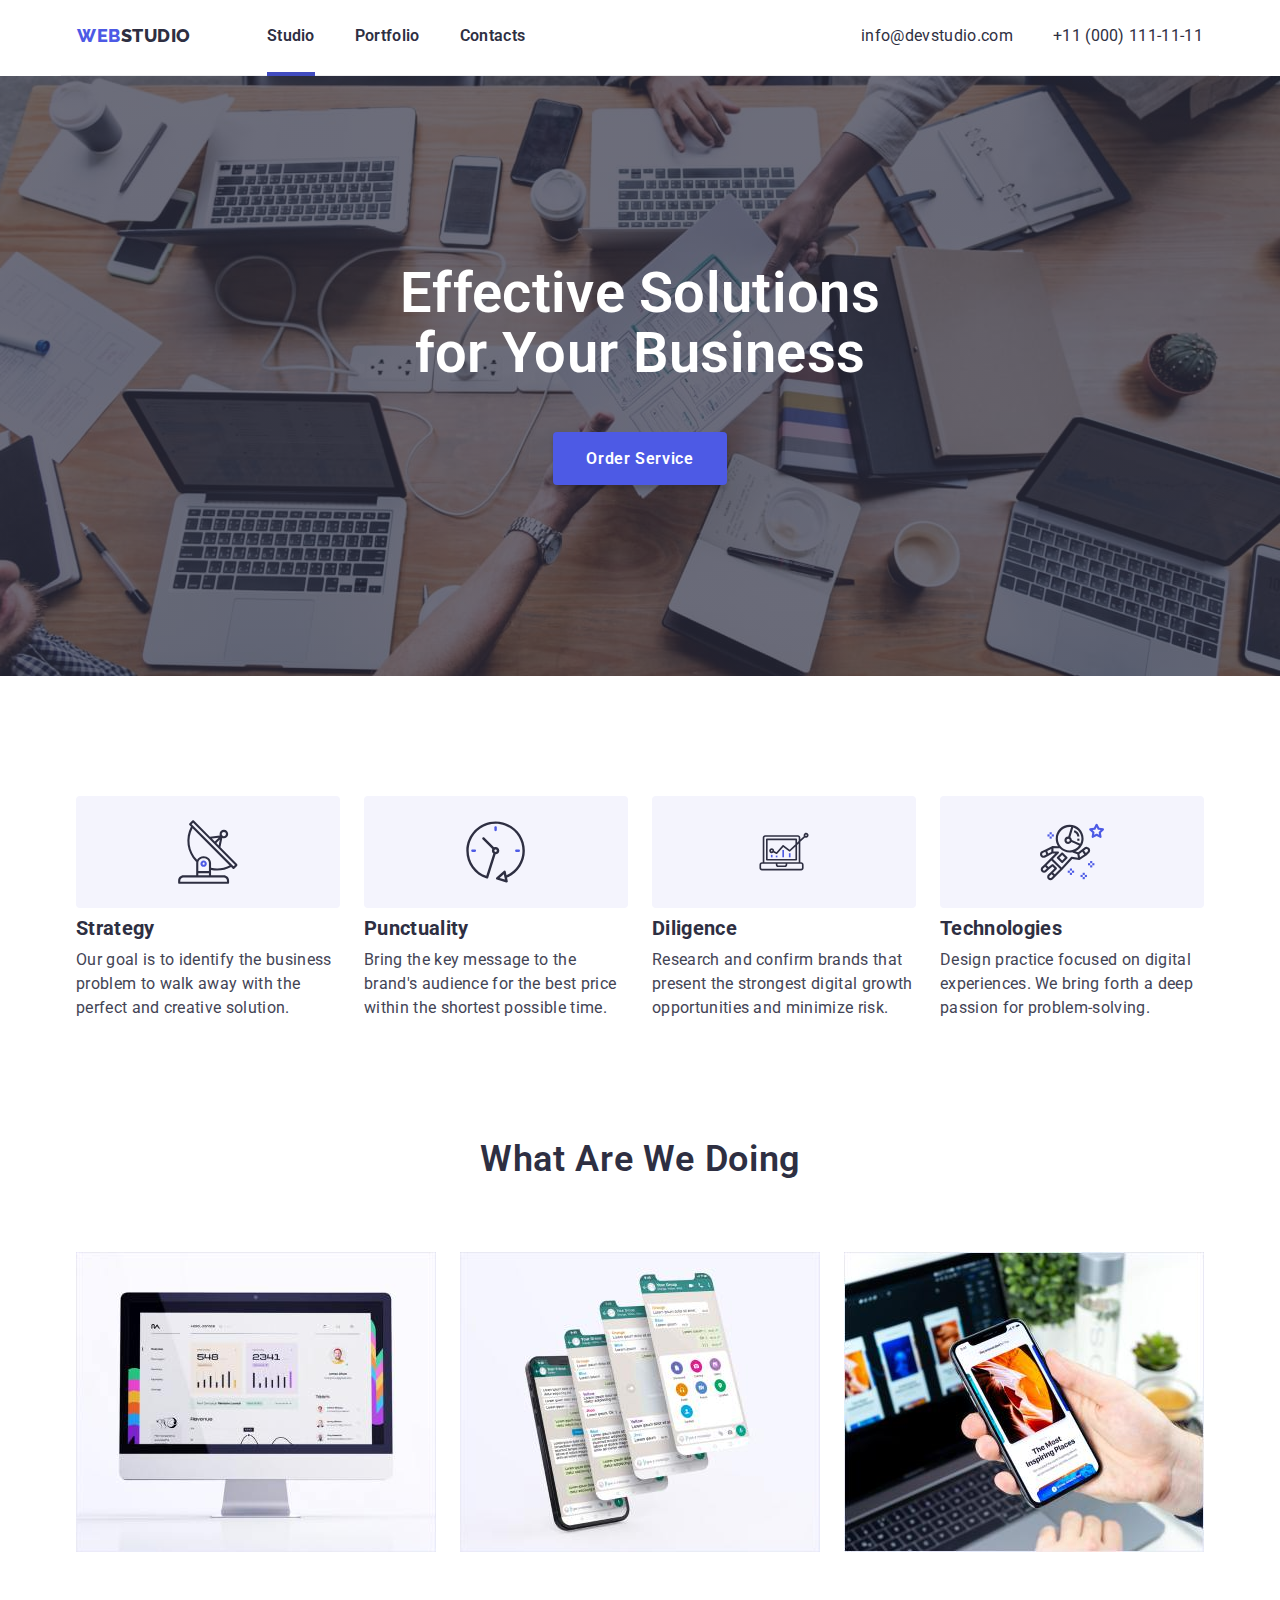
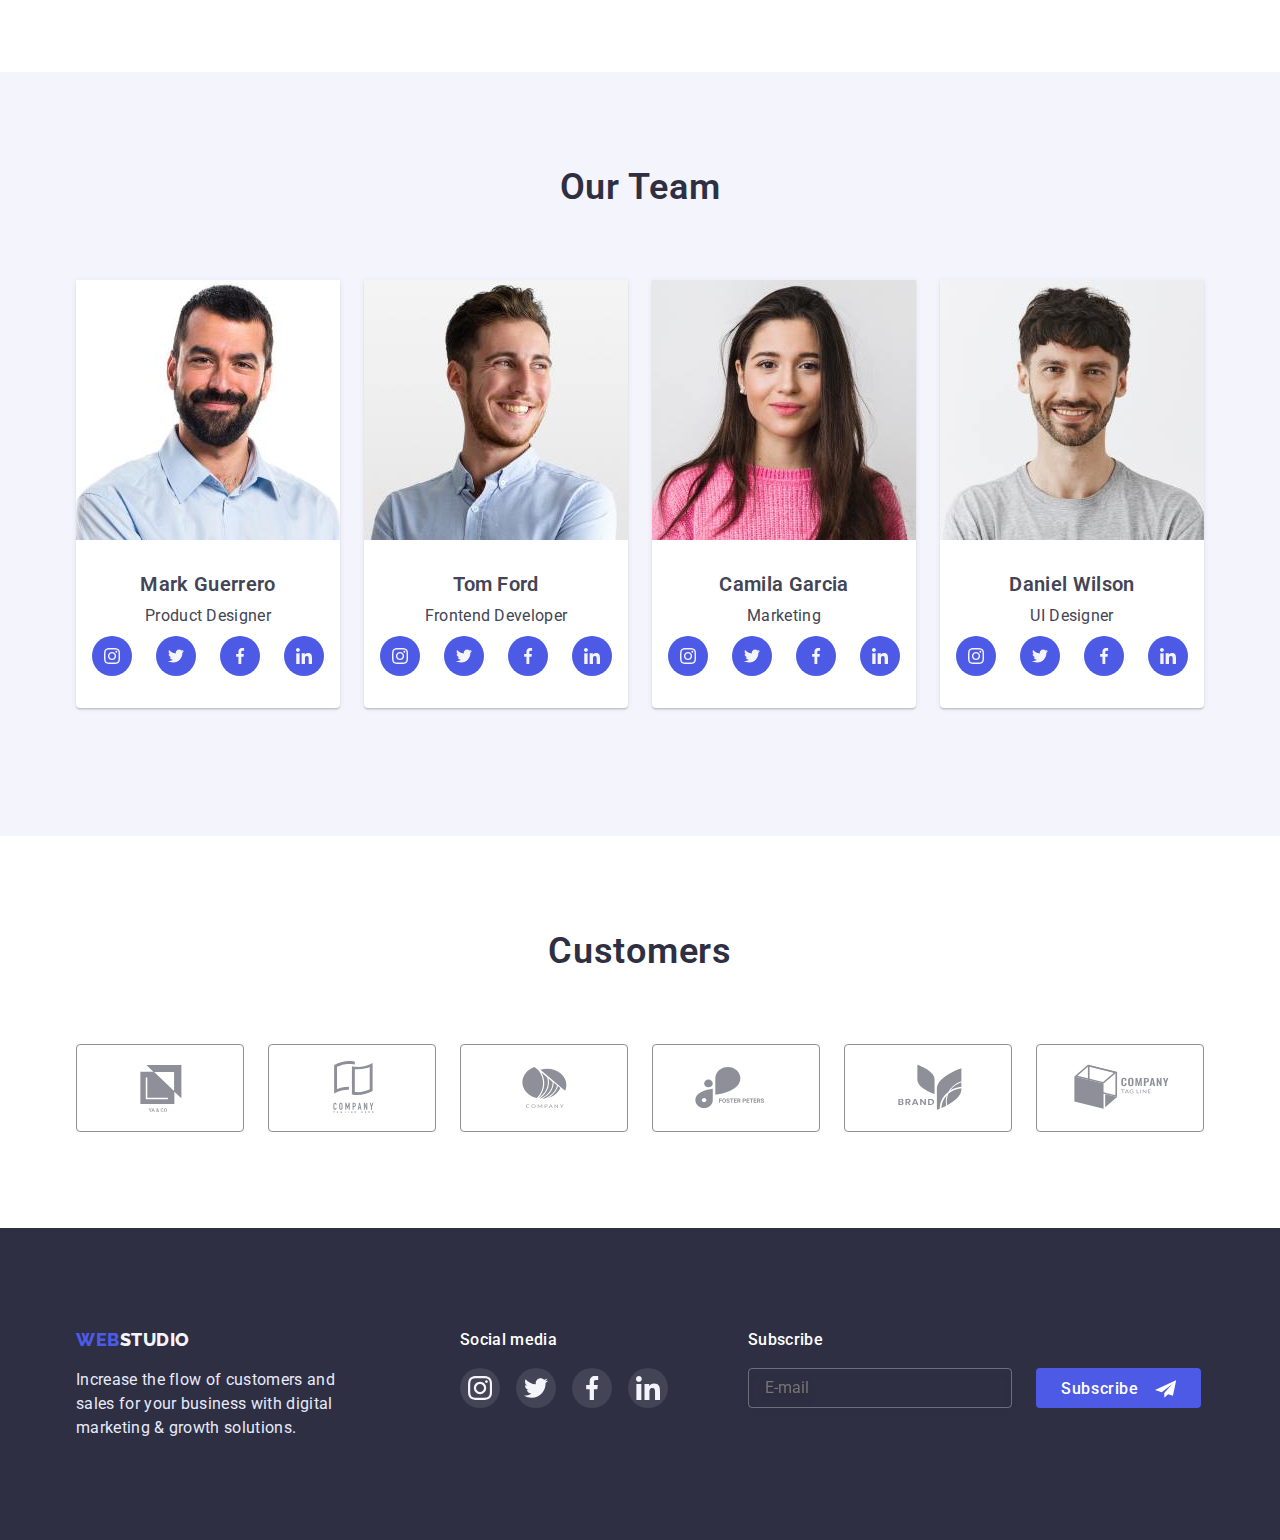
<file: index.html>
<!DOCTYPE html>
<html lang="en">
  <head>
    <meta charset="UTF-8" />
    <meta http-equiv="X-UA-Compatible" content="IE=edge" />
    <meta name="viewport" content="width=device-width, initial-scale=1.0" />
    <title>Web Studio</title>
    <link
      rel="stylesheet"
      href="https://cdnjs.cloudflare.com/ajax/libs/modern-normalize/1.1.0/modern-normalize.min.css"
    />
    <link rel="stylesheet" href="./css/styles.css" />
    <link rel="stylesheet" href="./css/styles-mobile.css" />
    <link rel="stylesheet" href="./css/styles-tablet.css" />
    <link rel="stylesheet" href="./css/styles-desktop.css" />
    <link rel="preconnect" href="https://fonts.googleapis.com" />
    <link rel="preconnect" href="https://fonts.gstatic.com" crossorigin />
    <link
      href="https://fonts.googleapis.com/css2?family=Raleway:wght@700&family=Roboto:wght@400;500;700;900&display=swap"
      rel="stylesheet"
    />
  </head>

  <body>
    <header>
      <div class="container header">
        <a href="./index.html" class="logo">
          <span class="logo-start">WEB</span>STUDIO</a
        >
        <nav class="main-nav">
            <ul class="site-nav list">
            <li class="item">
              <a class="link current" href="./index.html"> Studio</a>
            </li>
            <li class="item">
              <a class="link" href="./portfolio.html"> Portfolio</a>
            </li>
            <li class="item"><a class="link" href=""> Contacts </a></li>
          </ul>
        </nav>
        <ul class="contacts list">
          <li class="item">
            <a class="link email" href="mailto:info@devstudio.com">
              info@devstudio.com
            </a>
          </li>
          <li class="item">
            <a class="link" href="tel:+110001111111"> +11 (000) 111-11-11</a>
          </li>
        </ul>

        <button class="burger-button" type="button" data-menu-open >
          <svg height="22px" width="32px" class="burger-button-icon"> <use href="./images/icons.svg#burger-menu"></use> </svg> 
       </button>
      </div>

      <div class="mob-menu-wrap is-hidden" data-menu>
      <div class="mob-menu">
        <div class="mob-menu-top">
          <button class="close-button menu" type="button" data-menu-close>
            <svg heigth="8px" width="8px" class="close-button-icon"> <use href="./images/icons.svg#close"></use> </svg> 
         </button>
        <ul class="menu-items list">
          <li class="menu-item">
            <a class="menu-item-link link " href="./index.html"> Studio</a>
          </li>
          <li class="menu-item">
            <a class="menu-item-link link" href="./portfolio.html"> Portfolio</a>
          </li>
          <li class="menu-item">
            <a class="menu-item-link link" href=""> Contacts </a></li>
        </ul>
      </div>
      <div class="mob-menu-bottom"> 
        <ul class="menu-contacts list">
          <li class="contacts-phone">
            <a class="phone-link" href="tel:+110001111111">+11 (000) 111-11-11</a>
          </li>
          <li >
            <a class="contacts-email" href="mailto:info@devstudio.com">
              info@devstudio.com
            </a>
          </li>
          </ul>

          <ul class="list social-media-menu">
            <li class="social-media-item">
              <a href="" class="media-button">
                <svg width="16px" height="16px">
                  <use href="./images/icons.svg#icon-instagram"></use>
                </svg>
              </a>
            </li>
            <li class="social-media-item">
              <a href="" class="media-button">
                <svg width="16px" height="16px">
                  <use href="./images/icons.svg#icon-twitter"></use>
                </svg>
              </a>
            </li>
            <li class="social-media-item">
              <a href="" class="media-button">
                <svg width="16px" height="16px">
                  <use href="./images/icons.svg#icon-facebook"></use>
                </svg>
              </a>
            </li>
            <li class="social-media-item">
              <a href="" class="media-button">
                <svg width="16px" height="16px">
                  <use href="./images/icons.svg#icon-linkedin"></use>
                </svg>
              </a>
            </li>
          </ul>
</div>
      </div>
    </div>
    
    </header>

    <main>
      <!-- Hero -->
      <section class="hero"> 
        <div class="container">
          <h1 class="hero-title">Effective Solutions for Your Business</h1>
          <button class="button order primary" type="button" data-modal-open>
            Order Service
          </button>

          <div class="backdrop is-hidden" data-modal>
            <div class="modal">
              <form class="order-form">
                <button class="close-button"  data-modal-close>
                  <svg heigth="8px" width="8px" class="close-button-icon"> <use href="./images/icons.svg#close"></use> </svg> 
               </button>

                <p class="form-title">
                  Leave your contacts and we will call you back
                </p>

                <div class="form-field">
                  <label class="field-name">
                    Name
                    <input type="text" class="field-input name" name="name" placeholder=" "/>
                    <svg class="form-icon" height="18px" width="18px"> <use href="./images/icons.svg#person"></use> </svg> 
                    </label>
                </div>

                <div class="form-field">
                  <label class="field-name">
                    Phone
                    <input type="phone" class="field-input" name="phone" placeholder=" "/>
                    <svg class="form-icon" height="24px" width="18px"> <use href="./images/icons.svg#phone"></use> </svg> 
                   </label>
                </div>

                <div class="form-field">
                  <label class="field-name">
                    Email
                    <input type="email" class="field-input" name="email" placeholder=" " />
                    <svg class="form-icon" height="24px" width="18px"> <use href="./images/icons.svg#email"></use> </svg> 
                   </label>
                </div>

                <div class="form-field">
                  <label class="field-name">
                    Comment
                    <textarea
                      class="field-input comment"
                      name="comment"
                      placeholder="Text input"
                     >
                    </textarea>
                  </label>
                </div>

                <label class="terms-checkbox">
                  <input class="checkbox" type="checkbox" name="terms" />
                   <svg class="checkbox-icon"> <use href="./images/icons.svg#checkbox"></use> </svg> 

                  I accept the terms and conditions of the <a href="#" class="policy"> Privacy Policy </a>
                </label>

                <button type="submit" class="button send">Send</button>

              </form>
            </div>
          </div>
        </div>
      </section> 

      <!-- Features  -->
      <section class="features-section">
        <div class="container">
          <h2 class="visually-hidden">Features</h2>
          <ul class="list features">
            <li class="item">
              <div class="feature-img">
                <svg class="feature-icon" width="59.72px" height="64px">
                  <use href="./images/icons.svg#icon-antenna"></use>
                </svg>
              </div>
              <h3 class="feature-ttl">Strategy</h3>
              <p class="feature-txt">
                Our goal is to identify the business  problem to walk away with
                the perfect and creative solution.
              </p>
            </li>

            <li class="item">
              <div class="feature-img">
                <svg class="feature-icon" width="61.22px" height="64px">
                  <use href="./images/icons.svg#icon-clock"></use>
                </svg>
              </div>
              <h3 class="feature-ttl">Punctuality</h3>
              <p class="feature-txt">
                Bring the key message to the brand's audience for the best price
                within the shortest possible time.
              </p>
            </li>

            <li class="item">
              <div class="feature-img">
                <svg class="feature-icon" width="64px" height="49.09px">
                  <use href="./images/icons.svg#icon-diagram"></use>
                </svg>
              </div>
              <h3 class="feature-ttl">Diligence</h3>
              <p class="feature-txt">
                Research and confirm brands that present the strongest digital
                growth opportunities and minimize risk.
              </p>
            </li>

            <li class="item">
              <div class="feature-img">
                <svg class="feature-icon" width="64px" height="64px">
                  <use href="./images/icons.svg#icon-astronaut"></use>
                </svg>
              </div>
              <h3 class="feature-ttl">Technologies</h3>
              <p class="feature-txt">
                Design practice focused on digital experiences. We bring forth a
                deep passion for problem-solving.
              </p>
            </li>
          </ul>
        </div>
      </section>

      <!-- What are we doing -->
      <section class="category-section">
        <div class="container">
          <h2 class="section-ttl">What are we doing</h2>
          <ul class="category list">
            <li class="item">
              <a href="">
               <picture>
                <source srcset="./images/pic1.jpg 1x, ./images/pic1@2x.jpg 2x" type="image/jpeg" />
                <img
                  src="./images/pic1.jpg"
                  alt="desktop websites"
                  width="360"
                /> </picture>
              </a>
            </li>
            <li class="item">
              <a href="">
                <picture>
                  <source srcset="./images/pic2.jpg 1x, ./images/pic2@2x.jpg 2x" type="image/jpeg" />
                <img src="./images/pic2.jpg" alt="communication" width="360" />
              </picture>
              </a>
            </li>
            <li class="item">
              <a href="">
                <picture>
                  <source srcset="./images/pic3.jpg 1x, ./images/pic3@2x.jpg 2x" type="image/jpeg" />
                <img
                  src="./images/pic3.jpg"
                  alt="mobile websites"
                  width="360"
                />  </picture>
              </a>
            </li>
          </ul>
        </div>
      </section>

      <!-- Team -->
      <section class="team">
        <div class="container">
          <h2 class="section-ttl">Our Team</h2>
          <ul class="team-cards list centered">
            <li class="item">
              <img
                srcset="./images/guerrero.jpg 1x, ./images/guerrero@2x.jpg 2x"
                src="./images/guerrero.jpg"
                alt="photo of Mark Guerrero"
                width="264"
              />
              <div class="member-detail">
                <h3 class="card-title">Mark Guerrero</h3>
                <p class="card-category">Product Designer</p>
                <ul class="list social-media">
                  <li>
                    <a href="" class="media-button">
                      <svg width="16px" height="16px">
                        <use href="./images/icons.svg#icon-instagram"></use>
                      </svg>
                    </a>
                  </li>
                  <li>
                    <a href="" class="media-button">
                      <svg width="16px" height="16px">
                        <use href="./images/icons.svg#icon-twitter"></use>
                      </svg>
                    </a>
                  </li>
                  <li>
                    <a href="" class="media-button">
                      <svg width="16px" height="16px">
                        <use href="./images/icons.svg#icon-facebook"></use>
                      </svg>
                    </a>
                  </li>
                  <li>
                    <a href="" class="media-button">
                      <svg width="16px" height="16px">
                        <use href="./images/icons.svg#icon-linkedin"></use>
                      </svg>
                    </a>
                  </li>
                </ul>
              </div>
            </li>
            <li class="item">
              <img
                srcset="./images/ford.jpg 1x, ./images/ford@2x.jpg 2x"
                src="./images/ford.jpg"
                alt="photo of Tom Ford"
                width="264"
              />
              <div class="member-detail">
                <h3 class="card-title">Tom Ford</h3>
                <p class="card-category">Frontend Developer</p>
                <ul class="list social-media">
                  <li>
                    <a href="" class="media-button">
                      <svg width="16px" height="16px">
                        <use href="./images/icons.svg#icon-instagram"></use>
                      </svg>
                    </a>
                  </li>
                  <li>
                    <a href="" class="media-button">
                      <svg width="16px" height="16px">
                        <use href="./images/icons.svg#icon-twitter"></use>
                      </svg>
                    </a>
                  </li>
                  <li>
                    <a href="" class="media-button">
                      <svg width="16px" height="16px">
                        <use href="./images/icons.svg#icon-facebook"></use>
                      </svg>
                    </a>
                  </li>
                  <li>
                    <a href="" class="media-button">
                      <svg width="16px" height="16px">
                        <use href="./images/icons.svg#icon-linkedin"></use>
                      </svg>
                    </a>
                  </li>
                </ul>
              </div>
            </li>
            <li class="item">
              <img
                srcset="./images/garcia.jpg 1x, ./images/garcia@2x.jpg 2x"
                src="./images/garcia.jpg"
                alt="photo of Camila Garcia"
                width="264"
              />
              <div class="member-detail">
                <h3 class="card-title">Camila Garcia</h3>
                <p class="card-category">Marketing</p>
                <ul class="list social-media">
                  <li>
                    <a href="" class="media-button">
                      <svg width="16px" height="16px">
                        <use href="./images/icons.svg#icon-instagram"></use>
                      </svg>
                    </a>
                  </li>
                  <li>
                    <a href="" class="media-button">
                      <svg width="16px" height="16px">
                        <use href="./images/icons.svg#icon-twitter"></use>
                      </svg>
                    </a>
                  </li>
                  <li>
                    <a href="" class="media-button">
                      <svg width="16px" height="16px">
                        <use href="./images/icons.svg#icon-facebook"></use>
                      </svg>
                    </a>
                  </li>
                  <li>
                    <a href="" class="media-button">
                      <svg width="16px" height="16px">
                        <use href="./images/icons.svg#icon-linkedin"></use>
                      </svg>
                    </a>
                  </li>
                </ul>
              </div>
            </li>
            <li class="item">
              <img
                srcset="./images/wilson.jpg 1x, ./images/wilson@2x.jpg 2x"
                src="./images/wilson.jpg"
                alt="photo of Daniel Wilson"
                width="264"
              />
              <div class="member-detail">
                <h3 class="card-title">Daniel Wilson</h3>
                <p class="card-category">UI Designer</p>
                <ul class="list social-media">
                  <li>
                    <a href="" class="media-button">
                      <svg width="16px" height="16px">
                        <use href="./images/icons.svg#icon-instagram"></use>
                      </svg>
                    </a>
                  </li>
                  <li>
                    <a href="" class="media-button">
                      <svg width="16px" height="16px">
                        <use href="./images/icons.svg#icon-twitter"></use>
                      </svg>
                    </a>
                  </li>
                  <li>
                    <a href="" class="media-button">
                      <svg width="16px" height="16px">
                        <use href="./images/icons.svg#icon-facebook"></use>
                      </svg>
                    </a>
                  </li>
                  <li>
                    <a href="" class="media-button">
                      <svg width="16px" height="16px">
                        <use href="./images/icons.svg#icon-linkedin"></use>
                      </svg>
                    </a>
                  </li>
                </ul>
              </div>
            </li>
          </ul>
        </div>
      </section>
      
      <section class="customers">
        <div class="container">
          <h2 class="section-ttl">Customers</h2>
          <ul class="customers-list list">
            <li class="customer-item">
              <a href="" 
                ><svg width="104px" height="56px">
                  <use href="./images/icons.svg#icon-logo1"></use>
                </svg>
              </a>
            </li>
            <li class="customer-item">
              <a href="" >
                <svg width="104px" height="56px">
                  <use href="./images/icons.svg#icon-logo2"></use></svg>
                </a>
            </li>
            <li class="customer-item">
              <a href="" >
                <svg width="104px" height="56px">
                  <use href="./images/icons.svg#icon-logo3"></use></svg></a>
            </li>
            <li href="" class="customer-item">
              <a >
                <svg width="104px" height="56px">
                  <use href="./images/icons.svg#icon-logo4"></use></svg>
              </a>
            </li>
            <li class="customer-item">
              <a href="" >
                <svg width="104px" height="56px">
                  <use href="./images/icons.svg#icon-logo5"></use></svg>
              </a>
            </li>
            <li class="customer-item">
              <a href="" >
                <svg width="104px" height="56px">
                  <use href="./images/icons.svg#icon-logo6"></use></svg>
              </a>
            </li>
          </ul>
        </div>
      </section>
    </main>

  
    <footer class="page-footer">
      <div class="container footer-block">
        <div class="footer-txt">
          <a href="./index.html" class="logo logo-bottom">
            <span class="logo-start">WEB</span>STUDIO</a
          >

          <p class="footer-text">
            Increase the flow of customers and sales for your business with
            digital marketing & growth solutions.
          </p>
        </div>
        <div class="footer-media">
          <h2>Social media</h2>
          <ul class="list footer-icons">
            <li>
              <a href="" class="media-button-f">
                <svg width="24px" height="24px">
                  <use href="./images/icons.svg#icon-instagram"></use>
                </svg>
              </a>
            </li>
            <li>
              <a href="" class="media-button-f">
                <svg width="24px" height="24px">
                  <use href="./images/icons.svg#icon-twitter"></use>
                </svg>
              </a>
            </li>
            <li>
              <a href="" class="media-button-f">
                <svg width="24px" height="24px">
                  <use href="./images/icons.svg#icon-facebook"></use>
                </svg>
              </a>
            </li>
            <li>
              <a href="" class="media-button-f">
                <svg width="24px" height="24px">
                  <use href="./images/icons.svg#icon-linkedin"></use>
                </svg>
              </a>
            </li>
          </ul>
        </div>
        <div class="subscription">
          <h2 class="subscribe-title">Subscribe</h2>
          <form class="subscribe-form">
            <label class="email-box-wrap">
              <input
                type="email"
                class="email-box"
                name="email"
                placeholder="E-mail"
              />
            </label>
            <button type="submit" class="button subscribe">
              Subscribe<svg width="24px" height="24px" class="subsc-svg">
                <use href="./images/icons.svg#plane"></use>
              </svg>
            </button>
          </form>
        </div>
      </div>
    </footer>
    <script src="./js/modal.js"></script>
    <script src="./js/mobile-menu.js"></script>
  </body>
</html>
</file>
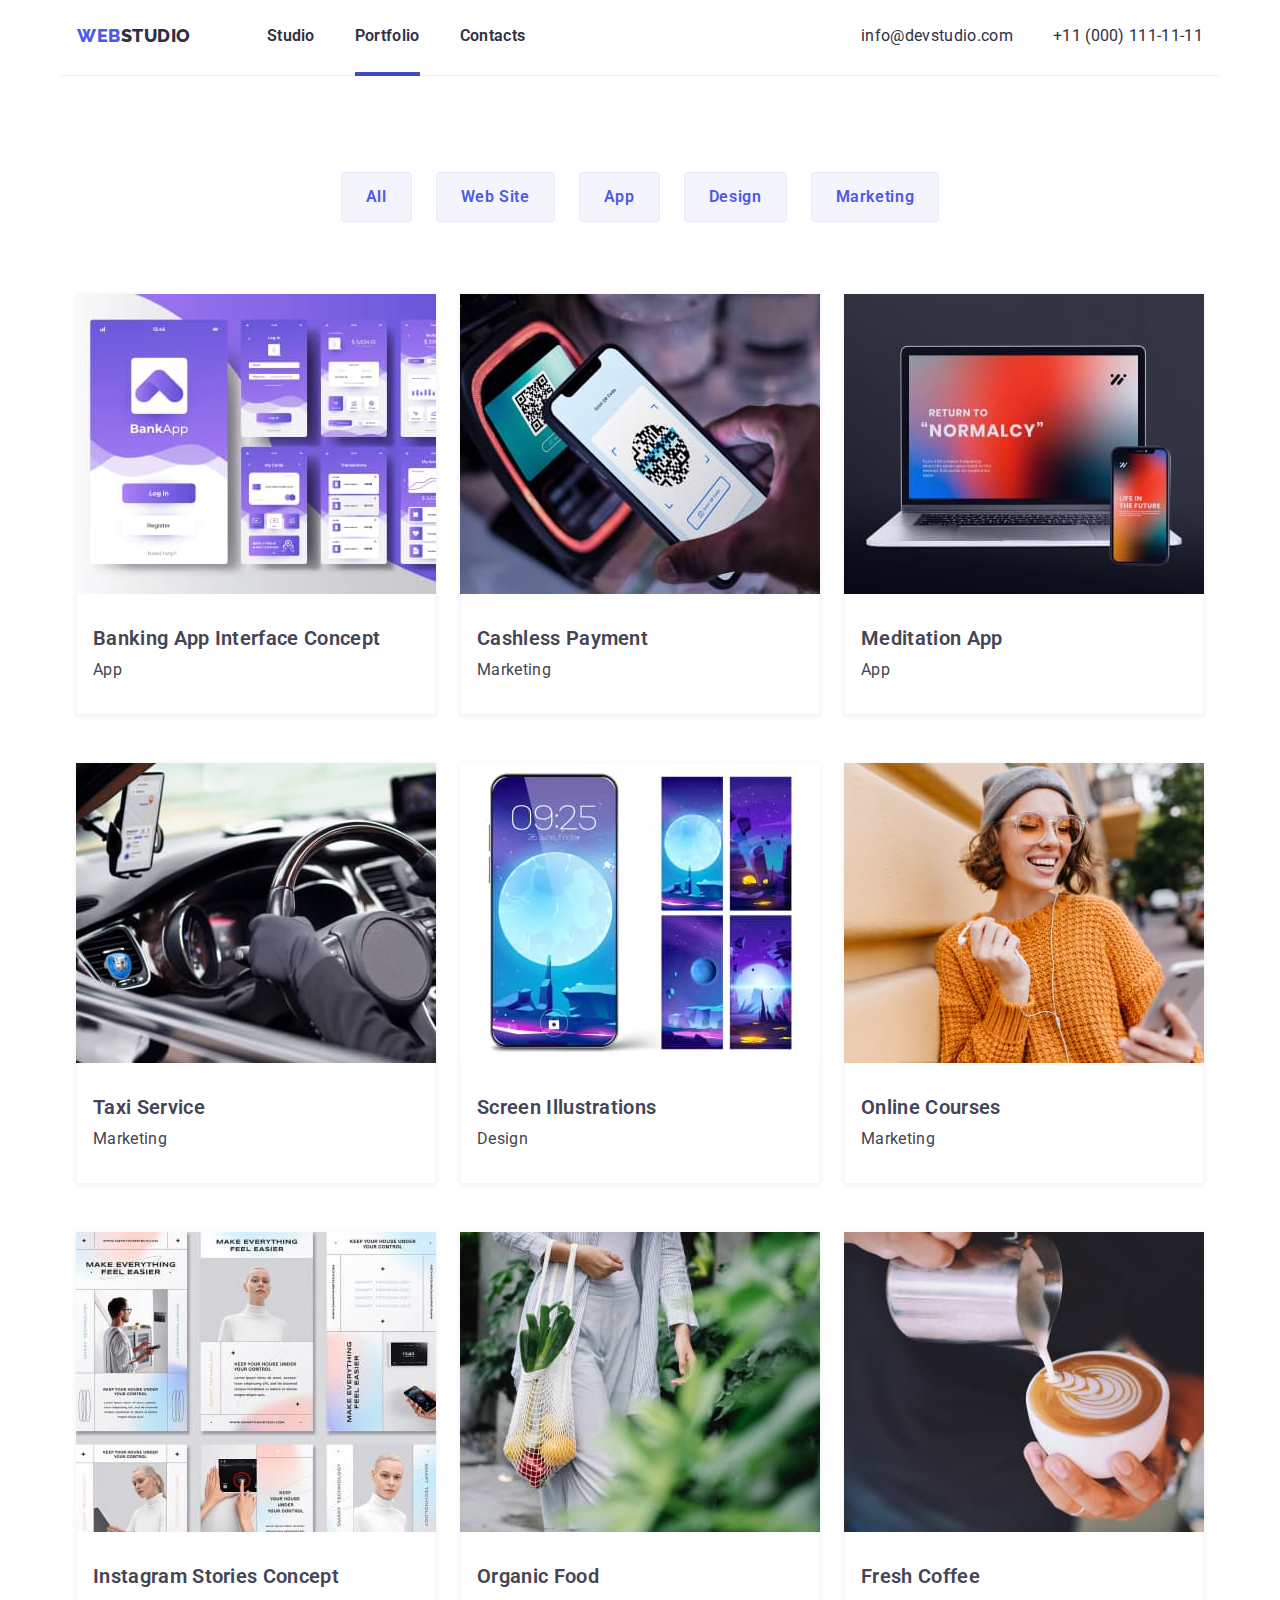
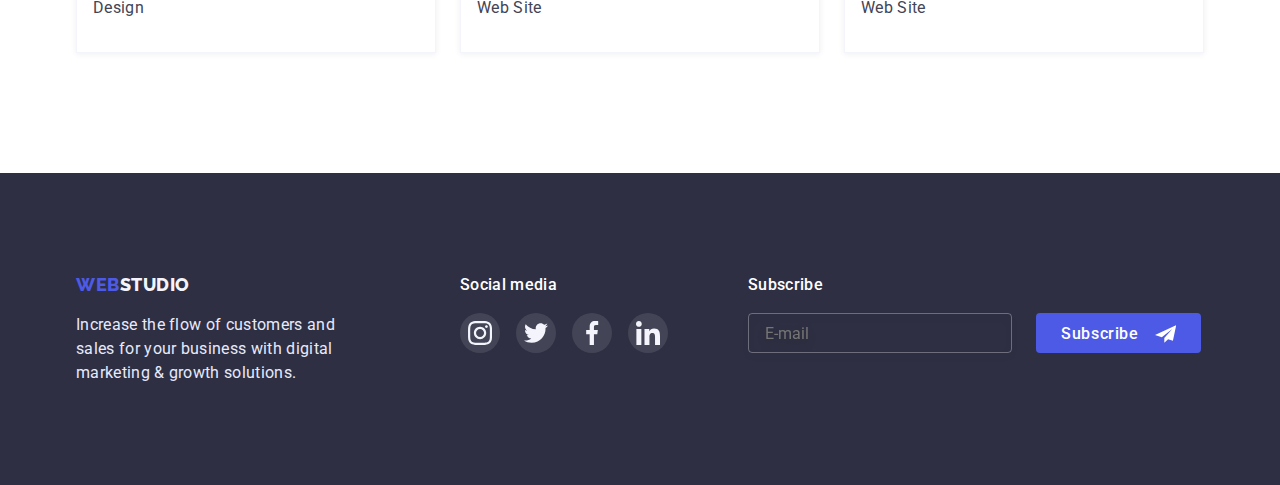
<file: portfolio.html>
<!DOCTYPE html>
<html lang="en">
  <head>
    <meta charset="UTF-8" />
    <meta http-equiv="X-UA-Compatible" content="IE=edge" />
    <meta name="viewport" content="width=device-width, initial-scale=1.0" />
    <title>Portfolio</title>
    <link
    rel="stylesheet"
    href="https://cdnjs.cloudflare.com/ajax/libs/modern-normalize/1.1.0/modern-normalize.min.css"
  />
  <link rel="stylesheet" href="./css/styles.css" />
  <link rel="stylesheet" href="./css/styles-mobile.css" />
  <link rel="stylesheet" href="./css/styles-tablet.css" />
  <link rel="stylesheet" href="./css/styles-desktop.css" />
  <link rel="preconnect" href="https://fonts.googleapis.com" />
  <link rel="preconnect" href="https://fonts.gstatic.com" crossorigin />
  <link
    href="https://fonts.googleapis.com/css2?family=Raleway:wght@700&family=Roboto:wght@400;500;700;900&display=swap"
    rel="stylesheet"
  />
</head>

<body>
  <header>
    <div class="container header">
      <a href="./index.html" class="logo">
        <span class="logo-start">WEB</span>STUDIO</a
      >
      <nav class="main-nav">
          <ul class="site-nav list">
          <li class="item">
            <a class="link " href="./index.html"> Studio</a>
          </li>
          <li class="item">
            <a class="link current" href="./portfolio.html"> Portfolio</a>
          </li>
          <li class="item"><a class="link" href=""> Contacts </a></li>
        </ul>
      </nav>
      <ul class="contacts list">
        <li class="item">
          <a class="link email" href="mailto:info@devstudio.com">
            info@devstudio.com
          </a>
        </li>
        <li class="item">
          <a class="link" href="tel:+110001111111"> +11 (000) 111-11-11</a>
        </li>
      </ul>

      <button class="burger-button" type="button" data-menu-open >
        <svg height="22px" width="32px" class="burger-button-icon"> <use href="./images/icons.svg#burger-menu"></use> </svg> 
     </button>
    </div>

    <div class="mob-menu-wrap is-hidden" data-menu>
    <div class="mob-menu">
      <div class="mob-menu-top">
        <button class="close-button menu" type="button" data-menu-close>
          <svg heigth="8px" width="8px" class="close-button-icon"> <use href="./images/icons.svg#close"></use> </svg> 
       </button>
      <ul class="menu-items list">
        <li class="menu-item">
          <a class="menu-item-link link " href="./index.html"> Studio</a>
        </li>
        <li class="menu-item">
          <a class="menu-item-link link" href="./portfolio.html"> Portfolio</a>
        </li>
        <li class="menu-item">
          <a class="menu-item-link link" href=""> Contacts </a></li>
      </ul>
    </div>
    <div class="mob-menu-bottom"> 
      <ul class="menu-contacts list">
        <li class="contacts-phone">
          <a class="phone-link" href="tel:+110001111111">+11 (000) 111-11-11</a>
        </li>
        <li >
          <a class="contacts-email" href="mailto:info@devstudio.com">
            info@devstudio.com
          </a>
        </li>
        </ul>

        <ul class="list social-media-menu">
          <li class="social-media-item">
            <a href="" class="media-button">
              <svg width="16px" height="16px">
                <use href="./images/icons.svg#icon-instagram"></use>
              </svg>
            </a>
          </li>
          <li class="social-media-item">
            <a href="" class="media-button">
              <svg width="16px" height="16px">
                <use href="./images/icons.svg#icon-twitter"></use>
              </svg>
            </a>
          </li>
          <li class="social-media-item">
            <a href="" class="media-button">
              <svg width="16px" height="16px">
                <use href="./images/icons.svg#icon-facebook"></use>
              </svg>
            </a>
          </li>
          <li class="social-media-item">
            <a href="" class="media-button">
              <svg width="16px" height="16px">
                <use href="./images/icons.svg#icon-linkedin"></use>
              </svg>
            </a>
          </li>
        </ul>
</div>
    </div>
  </div>
  
  </header>

    <main>
      <section class="portfolio">
        <div class="container">
          <h1 class="visually-hidden">Services</h1>
          <ul class="filters list">
            <li class="item">
              <button class="button filter" type="button">All</button>
            </li>
            <li class="item">
              <button class="button filter" type="button">Web Site</button>
            </li>
            <li class="item">
              <button class="button filter" type="button">App</button>
            </li>
            <li class="item">
              <button class="button filter" type="button">Design</button>
            </li>
            <li class="item">
              <button class="button filter" type="button">Marketing</button>
            </li>
          </ul>

          <!--Cards-->

          <ul class="card-set list">
            <li class="item">
              <a href="" class="card-link"> <div class="card-pic">
                <picture>
                <source 
                   media="(min-width: 1200px)"
                srcset="./images/banking.jpg 1x, ./images/banking@2x.jpg 2x"/>
                <source 
                   media="(min-width: 768px)"
                srcset="./images/banking-tab.jpg 1x, ./images/banking-tab@2x.jpg 2x"/>
                <source 
                   media="(min-width: 200px)"
                srcset="./images/banking-mob.jpg 1x, ./images/banking-mob@2x.jpg 2x"/>
                  
                <img
                  src="./images/banking.jpg"
                  alt="Banking App interface screenshots"
                />
              </picture>
                <p class="card-text card-overlay">
                  14 Stylish and User-Friendly App Design Concepts · Task
                  Manager App · Calorie Tracker App · Exotic Fruit Ecommerce App
                  · Cloud Storage App
                </p>
              </div>

              <div class="card-detail">
                <h2 class="card-title">Banking App Interface Concept</h2>
                <p class="card-category">App</p>
              </div>
              <p class="card-text"></p>
            </a>
            </li>

            <li class="item">
              <a href="" class="card-link">
                <div class="card-pic">
                  <picture>
                    <source 
                       media="(min-width: 1200px)"
                    srcset="./images/pay.jpg 1x, ./images/pay@2x.jpg 2x"/>
                    <source 
                       media="(min-width: 768px)"
                    srcset="./images/pay-tab.jpg 1x, ./images/pay-tab@2x.jpg 2x"/>
                    <source 
                       media="(min-width: 200px)"
                    srcset="./images/pay-mob.jpg 1x, ./images/pay-mob@2x.jpg 2x"/>

                  <img
                    src="./images/pay.jpg"              
                    alt="Cashless payments option"
                  />
                  </picture>
                  <p class="card-text card-overlay">
                    14 Stylish and User-Friendly App Design Concepts · Task
                    Manager App · Calorie Tracker App · Exotic Fruit Ecommerce App
                    · Cloud Storage App
                  </p>
                </div>
                <div class="card-detail">
                  <h2 class="card-title">Cashless Payment</h2>
                  <p class="card-category">Marketing</p>
                </div>
              </a>
            </li>

            <li class="item">
             <a href="" class="card-link">
              <div class="card-pic">
                <picture>
                  <source 
                     media="(min-width: 1200px)"
                  srcset="./images/meditation.jpg 1x, ./images/meditation@2x.jpg 2x"/>
                  <source 
                     media="(min-width: 768px)"
                  srcset="./images/meditation-tab.jpg 1x, ./images/meditation-tab@2x.jpg 2x"/>
                  <source 
                     media="(min-width: 200px)"
                  srcset="./images/meditation-mob.jpg 1x, ./images/meditation-mob@2x.jpg 2x"/>
                <img
                  src="./images/meditation.jpg"
                  alt="Meditation application screen"
                />
                </picture>
                <p class="card-text card-overlay">
                  14 Stylish and User-Friendly App Design Concepts · Task
                  Manager App · Calorie Tracker App · Exotic Fruit Ecommerce App
                  · Cloud Storage App
                </p>
              </div>
              <div class="card-detail">
                <h2 class="card-title">Meditation App</h2>
                <p class="card-category">App</p>
              </div>
              <p class="card-text"></p>
             </a>
            </li>

            <li class="item">
              <a href="" class="card-link">
                <div class="card-pic">
                  <picture>
                    <source 
                       media="(min-width: 1200px)"
                    srcset="./images/taxi.jpg 1x, ./images/taxi@2x.jpg 2x"/>
                    <source 
                       media="(min-width: 768px)"
                    srcset="./images/taxi-tab.jpg 1x, ./images/taxi-tab@2x.jpg 2x"/>
                    <source 
                       media="(min-width: 200px)"
                    srcset="./images/taxi-mob.jpg 1x, ./images/taxi-mob@2x.jpg 2x"/>

                  <img src="./images/taxi.jpg" alt="Steering wheel image" />
                  </picture>
                  <p class="card-text card-overlay">
                    14 Stylish and User-Friendly App Design Concepts · Task
                    Manager App · Calorie Tracker App · Exotic Fruit Ecommerce App
                    · Cloud Storage App
                  </p>
                </div>
                <div class="card-detail">
                  <h2 class="card-title">Taxi Service</h2>
                  <p class="card-category">Marketing</p>
                </div>
                <p class="card-text"></p>
              </a>
            </li>

            <li class="item">
              <a href="" class="card-link">
                <div class="card-pic">
                  <picture>
                    <source 
                       media="(min-width: 1200px)"
                    srcset="./images/screens.jpg 1x, ./images/screens@2x.jpg 2x"/>
                    <source 
                       media="(min-width: 768px)"
                    srcset="./images/screens-tab.jpg 1x, ./images/screens-tab@2x.jpg 2x"/>
                    <source 
                       media="(min-width: 200px)"
                    srcset="./images/screens-mob.jpg 1x, ./images/screens-mob@2x.jpg 2x"/>
                  <img src="./images/screens.jpg" alt="Mobile screen designs" />
                  </picture>
                  <p class="card-text card-overlay">
                    14 Stylish and User-Friendly App Design Concepts · Task
                    Manager App · Calorie Tracker App · Exotic Fruit Ecommerce App
                    · Cloud Storage App
                  </p>
                </div>
                <div class="card-detail">
                  <h2 class="card-title">Screen Illustrations</h2>
                  <p class="card-category">Design</p>
                </div>
                <p class="card-text"></p>
              </a>
            </li>

            <li class="item">
              <a href="" class="card-link">
                <div class="card-pic">
                  <picture>
                    <source 
                       media="(min-width: 1200px)"
                    srcset="./images/courses.jpg 1x, ./images/courses@2x.jpg 2x"/>
                    <source 
                       media="(min-width: 768px)"
                    srcset="./images/courses-tab.jpg 1x, ./images/courses-tab@2x.jpg 2x"/>
                    <source 
                       media="(min-width: 200px)"
                    srcset="./images/courses-mob.jpg 1x, ./images/courses-mob@2x.jpg 2x"/>
                  <img src="./images/courses.jpg" alt="Woman looking at the phone screen"  />
                  </picture>
                  <p class="card-text card-overlay">
                    14 Stylish and User-Friendly App Design Concepts · Task
                    Manager App · Calorie Tracker App · Exotic Fruit Ecommerce App
                    · Cloud Storage App
                  </p>
                </div>
                <div class="card-detail">
                  <h2 class="card-title">Online Courses</h2>
                  <p class="card-category">Marketing</p>
                </div>
                <p class="card-text"></p>
              </a>
            </li>

            <li class="item">
              <a href="" class="card-link">
                <div class="card-pic">
                  <picture>
                    <source 
                       media="(min-width: 1200px)"
                    srcset="./images/instagram.jpg 1x, ./images/instagram@2x.jpg 2x"/>
                    <source 
                       media="(min-width: 768px)"
                    srcset="./images/instagram-tab.jpg 1x, ./images/instagram-tab@2x.jpg 2x"/>
                    <source 
                       media="(min-width: 200px)"
                    srcset="./images/instagram-mob.jpg 1x, ./images/instagram-mob@2x.jpg 2x"/>
                  <img
                    src="./images/instagram.jpg"
                     alt="Instagram stories examples"
                  />
                  </picture>
                  <p class="card-text card-overlay">
                    14 Stylish and User-Friendly App Design Concepts · Task
                    Manager App · Calorie Tracker App · Exotic Fruit Ecommerce App
                    · Cloud Storage App
                  </p>
                </div>
                <div class="card-detail">
                  <h2 class="card-title">Instagram Stories Concept</h2>
                  <p class="card-category">Design</p>
                </div>
                <p class="card-text"></p>
              </a>
            </li>

            <li class="item">
              <a href="" class="card-link">
                <div class="card-pic">
                  <picture>
                    <source 
                       media="(min-width: 1200px)"
                    srcset="./images/food.jpg 1x, ./images/food@2x.jpg 2x"/>
                    <source 
                       media="(min-width: 768px)"
                    srcset="./images/food-tab.jpg 1x, ./images/food-tab@2x.jpg 2x"/>
                    <source 
                       media="(min-width: 200px)"
                    srcset="./images/food-mob.jpg 1x, ./images/food-mob@2x.jpg 2x"/>
                  <img src="./images/food.jpg" alt="vegetables" />
                  </picture>
                  <p class="card-text card-overlay">
                    14 Stylish and User-Friendly App Design Concepts · Task
                    Manager App · Calorie Tracker App · Exotic Fruit Ecommerce App
                    · Cloud Storage App
                  </p>
                </div>
                <div class="card-detail">
                  <h2 class="card-title">Organic Food</h2>
                  <p class="card-category">Web Site</p>
                </div>
                <p class="card-text"></p>
              </a>
            </li>

            <li class="item">
              <a href="" class="card-link">
                <div class="card-pic">
                  <picture>
                    <source 
                       media="(min-width: 1200px)"
                    srcset="./images/coffee.jpg 1x, ./images/coffee@2x.jpg 2x"/>
                    <source 
                       media="(min-width: 768px)"
                    srcset="./images/coffee-tab.jpg 1x, ./images/coffee-tab@2x.jpg 2x"/>
                    <source 
                       media="(min-width: 200px)"
                    srcset="./images/coffee-mob.jpg 1x, ./images/coffee-mob@2x.jpg 2x"/>
                  <img src="./images/coffee.jpg" alt="latte art picture" />
                  </picture>
                  <p class="card-text card-overlay">
                    14 Stylish and User-Friendly App Design Concepts · Task
                    Manager App · Calorie Tracker App · Exotic Fruit Ecommerce App
                    · Cloud Storage App
                  </p>
                </div>
                <div class="card-detail">
                  <h2 class="card-title">Fresh Coffee</h2>
                  <p class="card-category">Web Site</p>
                </div>
                <p class="card-text"></p>
              </a>
            </li>
          </ul>
        </div>
      </section>
    </main>

    <footer class="page-footer">
      <div class="container footer-block">
        <div class="footer-txt">
          <a href="./index.html" class="logo logo-bottom">
            <span class="logo-start">WEB</span>STUDIO</a
          >

          <p class="footer-text">
            Increase the flow of customers and sales for your business with
            digital marketing & growth solutions.
          </p>
        </div>
        <div class="footer-media">
          <h2>Social media</h2>
          <ul class="list footer-icons">
            <li>
              <a href="" class="media-button-f">
                <svg width="24px" height="24px">
                  <use href="./images/icons.svg#icon-instagram"></use>
                </svg>
              </a>
            </li>
            <li>
              <a href="" class="media-button-f">
                <svg width="24px" height="24px">
                  <use href="./images/icons.svg#icon-twitter"></use>
                </svg>
              </a>
            </li>
            <li>
              <a href="" class="media-button-f">
                <svg width="24px" height="24px">
                  <use href="./images/icons.svg#icon-facebook"></use>
                </svg>
              </a>
            </li>
            <li>
              <a href="" class="media-button-f">
                <svg width="24px" height="24px">
                  <use href="./images/icons.svg#icon-linkedin"></use>
                </svg>
              </a>
            </li>
          </ul>
        </div>
        <div class="subscription">
          <h2 class="subscribe-title">Subscribe</h2>
          <form class="subscribe-form">
            <label class="email-box-wrap">
              <input
                type="email"
                class="email-box"
                name="email"
                placeholder="E-mail"
              />
            </label>
            <button type="submit" class="button subscribe">
              Subscribe<svg width="24px" height="24px" class="subsc-svg">
                <use href="./images/icons.svg#plane"></use>
              </svg>
            </button>
          </form>
        </div>
      </div>
    </footer>
    <script src="./js/modal.js"></script>
  </body>
</html>
</file>
<file: css/styles.css>
/*common*/
:root {
  --background-color: #ffffff;
  --primary-white-color: #ffffff;
  --secondary-white-color: #f4f4fd;
  --primary-accent-color: #4d5ae5;
  --main-text-color: #2e2f42;
  --secondary-text-color: #434455;
  --secondary-btn-color: #404bbf;
  --footer-text-color: #e7e9fc;
  --card-set-gap: 24px;
  --card-top-gap: 48px;
}
.visually-hidden {
  position: absolute;
  width: 1px;
  height: 1px;
  margin: -1px;
  border: 0;
  padding: 0;

  white-space: nowrap;
  clip-path: inset(100%);
  clip: rect(0 0 0 0);
  overflow: hidden;
}

body {
  color: var(--main-text-color);
  background-color: var(--background-color);
  font-family: "Roboto", "Verdana", "Helvetica", sans-serif;
  font-size: 16px;
  letter-spacing: 0.02em;
}

a {
  text-decoration: none;
}

h1,
h2,
h3,
h4,
h5,
h6,
p {
  margin: 0;
}

img {
  display: block;
  max-width: 100%;
  height: auto;
}

.list {
  list-style: none;
  margin: 0;
  list-style: none;
}

.container {
  margin-right: auto;
  margin-left: auto;
}

.no-scroll {
  overflow: hidden;
}

/*HEADER*/
.logo {
  color: var(--main-text-color);
  font-family: Raleway;
  font-weight: 800;
  font-size: 18px;
  line-height: 1.16;
  text-decoration: none;
  letter-spacing: 0.03em;
  text-transform: uppercase;
}

.logo-start {
  color: var(--primary-accent-color);
}

.burger-button {
  background-color: transparent;
  border: none;
  padding: 0;
  width: 32px;
  height: 22px;
}

header > .container {
  display: flex;
  padding: 24px 16px;
  border-bottom: 1px solid rgba(46, 47, 66, 0.08);
}

.site-nav .link {
  display: block;
  position: relative;

  color: inherit;
  font-weight: 600;
  line-height: 1.5;
  text-decoration: none;

  transition: color 250ms cubic-bezier(0.4, 0, 0.2, 1);
}

.site-nav .link:hover,
.site-nav .link:focus {
  color: var(--secondary-text-color);
}

.site-nav .link:active {
  color: var(--primary-accent-color);
}

.site-nav .link.current::after {
  content: "";
  position: absolute;
  left: 0;
  bottom: 0;
  display: block;
  width: 100%;
  height: 4px;
  background-color: #404bbf;
  transform: translateY(600%);
}

.contacts .link {
  display: block;
  margin: 0;
  color: inherit;
  font-size: 12px;
  letter-spacing: 0.04em;
  line-height: 1.33;
  text-decoration: none;
}




/*HERO*/
.hero-title {
  margin-left: auto;
  margin-right: auto;
  margin-top: 0px;
  max-width: 318px;
  margin-bottom: 72px;
  font-weight: 600;
  font-size: 36px;
  line-height: 1.11;
  text-align: center;
  color: var(--primary-white-color);
}

.hero {
  text-align: center;
  background-color: var(--main-text-color);
  padding: 112px 0px;
  background-repeat: no-repeat;
  background-position: center;
  margin-left: auto;
  margin-right: auto;
  height: 432px;
  max-width: 428px;
  background-size: cover;
}









/*FEATURES*/

.features-section {
  padding: 96px 0;
}

.features {
  padding: 0;
  margin: 0;
}

.feature-ttl {
  font-weight: 700;
  font-size: 36px;
  line-height: 1.11;
  text-align: center;
  margin-bottom: 8px;
}

.feature-txt {
  font-weight: 500;
  font-size: 16px;
  line-height: 1.5;
  color: var(--secondary-text-color);
  letter-spacing: 0.02em;
}

.features > .item:not(:last-child) {
  margin-bottom: 72px;
}











/*TEAM*/

.team {
  background-color: var(--secondary-white-color);
  padding-top: 96px;
  padding-bottom: 128px;
}

.team-cards {
  display: flex;
  flex-wrap: wrap;
  row-gap: 72px;
  padding: 0;
  margin: 0;
}

.team-cards .item {
  text-align: center;
  margin-left: auto;
  margin-right: auto;
  width: 264px;
  background-color: var(--primary-white-color);
  box-shadow: 0px 1px 6px rgba(46, 47, 66, 0.08),
    0px 1px 1px rgba(46, 47, 66, 0.16), 0px 2px 1px rgba(46, 47, 66, 0.08);
  border-radius: 0px 0px 4px 4px;
  transition: box-shadow 250ms cubic-bezier(0.4, 0, 0.2, 1);
}

.team-cards .item:hover {
  box-shadow: 0px 1px 6px rgba(46, 47, 66, 0.08),
    0px 1px 1px rgba(46, 47, 66, 0.16), 0px 2px 1px rgba(46, 47, 66, 0.08);
}

.member-detail {
  padding: 32px 0px;
  margin: 0px auto;
}

.card-title {
  margin-bottom: 8px;
  font-weight: 600;
  font-size: 20px;
  line-height: 1.2;
  color: var(--secondary-text-color);
  background-color: var(--background-color);
}

.card-category {
  font-size: 16px;
  line-height: 1.5;
  color: var(--secondary-text-color);
  background-color: var(--background-color);
}

.social-media {
  display: flex;
  justify-content: center;
  gap: 24px;
  padding: 0;
  margin: 0;
  margin-top: 8px;
}

.media-button {
  display: block;
  height: 40px;
  width: 40px;
  padding: 12px;
  background: #4d5ae5;
  border-radius: 50%;
  text-align: center;

  transition: background-color 250ms cubic-bezier(0.4, 0, 0.2, 1);
}

.media-button:hover {
  background: #404bbf;
}





/*CUSTOMERS*/

.customers {
  padding: 96px 0;
}

.customers-list {
  display: flex;
  flex-wrap: wrap;
  column-gap: 16px;
  row-gap: 72px;
  margin: 0 auto;
  padding: 0;
  align-content: center;
  justify-content: center;
}

.customer-item {
  display: flex;
  flex-basis: calc((100% / 2) - 12px);
  width: 100%;
  height: 88px;
  border: 1px solid #8e8f99;
  border-radius: 4px;
  fill: #8e8f99;
  align-items: center;
  justify-content: center;

  transition: border-color 250ms cubic-bezier(0.4, 0, 0.2, 1),
    fill 250ms cubic-bezier(0.4, 0, 0.2, 1);
}

.customer-item:hover,
.customer-item:focus {
  fill: #4d5ae5;
  border-color: #4d5ae5;
}





/*FOOTER*/

.page-footer {
  padding: 96px 0;
  background-color: var(--main-text-color);
}

.footer-txt {
  text-align: center;
}

.logo-bottom {
  width: 100%;
  color: var(--secondary-white-color);
}

.footer-text {
  text-align: left;
  max-width: 268px;
  line-height: 1.5;
  color: var(--footer-text-color);
  margin: 16px auto 72px auto;
}

.footer-media {
  padding-bottom: 72px;
}

.footer-media > h2,
.subscribe-title {
  text-align: center;
  color: var(--primary-white-color);
  font-weight: 500;
  font-size: 16px;
  line-height: 1.5;
  letter-spacing: 0.02em;
  margin-bottom: 16px;
}

.footer-icons {
  display: flex;
  justify-content: center;
  gap: 16px;
  padding: 0;
  margin: 0;
}

.media-button-f {
  display: block;
  height: 40px;
  width: 40px;
  padding: 8px;
  background: rgba(255, 255, 255, 0.1);
  border-radius: 50%;
  text-align: center;

  transition: background-color 250ms cubic-bezier(0.4, 0, 0.2, 1);
}

.media-button-f:focus,
.media-button-f:hover {
  background: #31d0aa;
}

.button.subscribe {
  display: flex;
  padding: 8px 24px;
  border-radius: 4px;
  height: 40px;
  width: 165px;
  color: var(--primary-white-color);
  background-color: var(--primary-accent-color);
  line-height: 1.5em;
  font-size: 16px;
  font-weight: 500;

  transition: box-shadow 250ms cubic-bezier(0.4, 0, 0.2, 1);
}

.button.subscribe:hover {
  box-shadow: 0px 1px 6px rgba(46, 47, 66, 0.08),
    0px 1px 1px rgba(46, 47, 66, 0.16), 0px 2px 1px rgba(46, 47, 66, 0.08);
  cursor: pointer;
}

.button.subscribe:active {
  background-color: var(--secondary-btn-color);
  box-shadow: 0px 4px 4px rgba(0, 0, 0, 0.15);
}

.subscribe-form {
  display: flex;
  flex-wrap: wrap;
  justify-content: center;
  row-gap: 16px;
}
.subsc-svg {
  margin-left: 16px;
}

.email-box-wrap {
  width: 100%;
}
.email-box {
  margin: 0px auto;
  width: 100%;
  max-width: 396px;
  height: 40px;
  padding: 8px 16px;
  color: var(--primary-white-color);
  background-color: transparent;
  border: 1px solid rgba(255, 255, 255, 0.3);
  filter: drop-shadow(0px 4px 4px rgba(0, 0, 0, 0.15));
  border-radius: 4px;
}





/*buttons*/

.button {
  display: inline-block;
  border: 1px solid transparent;

  font-family: Roboto;
  font-weight: 600;
  font-size: inherit;
  letter-spacing: 0.04em;
  line-height: 1.5;
}

.button.order {
  padding: 16px 32px;
  border-radius: 4px;

  color: var(--primary-white-color);
  background-color: var(--primary-accent-color);
  line-height: 1.19;
  font-size: 16px;
  box-shadow: 0px 4px 4px rgba(0, 0, 0, 0.15);

  transition: box-shadow 250ms cubic-bezier(0.4, 0, 0.2, 1);
}

.button.order:hover {
  box-shadow: 0px 1px 6px rgba(46, 47, 66, 0.08),
    0px 1px 1px rgba(46, 47, 66, 0.16), 0px 2px 1px rgba(46, 47, 66, 0.08);
  cursor: pointer;
}

.button.order:active {
  background-color: var(--secondary-btn-color);
  box-shadow: 0px 4px 4px rgba(0, 0, 0, 0.15);
}

/* form and backdrop */
.backdrop {
  position: fixed;
  top: 0;
  left: 0;
  width: 100%;
  height: 100%;
  background-color: rgba(46, 47, 66, 0.4);
  opacity: 1;
  transition: opacity 250ms cubic-bezier(0.4, 0, 0.2, 1);
}

.backdrop.is-hidden {
  opacity: 0;
  pointer-events: none;
}

.modal {
  position: absolute;
  display: flex;
  height: 576px;
  width: 408px;
  left: 50%;
  top: 50%;
  padding: 24px;
  opacity: 1;
  background-color: #fff;
  transform: translate(-50%, -50%) scale(1);
  transition: opacity 250ms cubic-bezier(0.4, 0, 0.2, 1),
    scale 250ms cubic-bezier(0.4, 0, 0.2, 1);
}

.backdrop.is-hidden .modal {
  transform: scale(0.85);
  opacity: 0;
  transition: opacity 250ms cubic-bezier(0.4, 0, 0.2, 1),
    scale 250ms cubic-bezier(0.4, 0, 0.2, 1);
}

.close-button {
  display: flex;
  margin-left: auto;
  width: 24px;
  height: 24px;
  background: #e7e9fc;
  border: 1px solid rgba(0, 0, 0, 0.1);
  border-radius: 50%;
  align-items: center;
  justify-content: center;
}

.close-button-icon {
  display: block;
  fill: #000;
  width: 8px;
  height: 8px;
}

.close-button:hover,
.close-button:focus {
  background-color: #404bbf;
  border: none;
}

.close-button:hover > .close-button-icon,
.close-button:focus > .close-button-icon {
  fill: #fff;
}

.form-title {
  display: block;
  margin-top: 24px;
  margin-bottom: 6px;
  text-align: center;
  letter-spacing: 0.02em;
  font-weight: 500;
  font-size: 16px;
  line-height: 1.5;
}

.field-name {
  display: block;
  position: relative;
  margin-top: 8px;
  font-size: 12px;
  line-height: 1.33;
  letter-spacing: 0.04em;
  color: #8e8f99;
  text-align: left;
}

.field-input {
  display: block;
  position: relative;
  margin-top: 4px;
  width: 360px;
  height: 40px;
  border: 1px solid rgba(33, 33, 33, 0.2);
  border-radius: 4px;
  padding: 8px 16px 8px 38px;
}

.form-icon {
  position: absolute;
  top: 0;
  left: 0;
  transform: translate(16px, 30px);
  fill: #2e2f42;
  transition: fill 250ms cubic-bezier(0.4, 0, 0.2, 1);
}

.field-input.comment {
  height: 120px;
  resize: none;
  padding-left: 16px;
}

.field-input:focus-within + .form-icon {
  fill: #404bbf;
}

.field-name:focus-within > .field-input {
  border-color: #404bbf;
}

.terms-checkbox {
  display: block;
  margin-top: 16px;
  margin-bottom: 24px;
  text-align: left;
  font-size: 12px;
  line-height: 1.33;
  letter-spacing: 0.04em;
  color: #757575;
}

.checkbox {
  position: absolute;
  width: 1px;
  height: 1px;
  margin: -1px;
  border: 0;
  padding: 0;
  clip: rect(0 0 0 0);
  overflow: hidden;
}

.checkbox-icon {
  display: inline-block;
  width: 16px;
  height: 16px;
  margin-right: 8px;
  padding: 4px 3px;
  border: 1.25px solid #2e2f42;
  border-radius: 2px;
  vertical-align: text-bottom;
  fill: #fff;
}

.checkbox:checked + .checkbox-icon {
  background-color: #4d5ae5;
  border: none;
  fill: #fff;
}

.policy {
  text-decoration: underline;
  color: #4d5ae5;
}

.button.send {
  display: block;
  padding: 16px 32px;
  border-radius: 4px;
  margin-left: auto;
  margin-right: auto;
  height: 56px;
  width: 169px;
  color: var(--primary-white-color);
  background-color: var(--primary-accent-color);
  line-height: 1.5em;
  font-size: 16px;

  transition: box-shadow 250ms cubic-bezier(0.4, 0, 0.2, 1);
}

.button.send:hover {
  box-shadow: 0px 1px 6px rgba(46, 47, 66, 0.08),
    0px 1px 1px rgba(46, 47, 66, 0.16), 0px 2px 1px rgba(46, 47, 66, 0.08);
  cursor: pointer;
}

.button.send:active {
  background-color: var(--secondary-btn-color);
  box-shadow: 0px 4px 4px rgba(0, 0, 0, 0.15);
}


/*filters*/
.portfolio {
  padding-top: 48px;
  padding-bottom: 48px;
}

.filters {
  display: flex;
  flex-wrap: wrap;
  column-gap: 24px;
  row-gap: 16px;
  margin-bottom: 48px;
  padding-left: 0;
  
}

.button.filter {
  padding: 12px 24px;

  color: var(--primary-accent-color);
  background-color: var(--secondary-white-color);
  border: 1px solid #e7e9fc;
  border-radius: 4px;

  transition: box-shadow 250ms cubic-bezier(0.4, 0, 0.2, 1),
    color 250ms cubic-bezier(0.4, 0, 0.2, 1),
    background-color 250ms cubic-bezier(0.4, 0, 0.2, 1);
}

.button.filter:hover {
  box-shadow: 0px 3px 1px rgba(0, 0, 0, 0.1), 0px 2px 1px rgba(0, 0, 0, 0.08),
    0px 2px 2px rgba(0, 0, 0, 0.12);
  color: var(--primary-white-color);
  background-color: var(--primary-accent-color);
  cursor: pointer;
  transition: box-shadow 250ms cubic-bezier(0.4, 0, 0.2, 1),
    color 250ms cubic-bezier(0.4, 0, 0.2, 1),
    background-color 250ms cubic-bezier(0.4, 0, 0.2, 1);
}

.button.filter:focus {
  color: var(--primary-white-color);
  background-color: var(--primary-accent-color);
  box-shadow: 0px 3px 1px rgba(0, 0, 0, 0.1), 0px 2px 1px rgba(0, 0, 0, 0.08),
    0px 2px 2px rgba(0, 0, 0, 0.12);
}


/*cards*/
  
.card-set {
  display: flex;
  margin: 0;
  padding: 0;
  flex-wrap: wrap;
  row-gap: 48px;
}

.card-set > .item {
  position: relative;
  flex-basis: 396px;
  box-shadow: 0px 1px 6px rgba(46, 47, 66, 0.08);

  transition: box-shadow 250ms cubic-bezier(0.4, 0, 0.2, 1);
  overflow: hidden;
}

.card-pic {
  overflow: hidden;
  position: relative;
  
}

.card-set > .item:hover,
.card-set > .item:focus {
  box-shadow: 0px 1px 6px rgba(46, 47, 66, 0.08),
    0px 1px 1px rgba(46, 47, 66, 0.16), 0px 2px 1px rgba(46, 47, 66, 0.08);
  transition: box-shadow 250ms cubic-bezier(0.4, 0, 0.2, 1);
}

.card-set .card-link:hover .card-overlay,
.card-set .card-link:focus .card-overlay {
  transform: translateY(-100%);
  opacity: 1;
  transition: transform 250ms cubic-bezier(0.4, 0, 0.2, 1),
    opacity 250ms cubic-bezier(0.4, 0, 0.2, 1);
}

.card-overlay {
  display: block;
  position: absolute;
  width: 100%;
  height: 300px;
  background: #4d5ae5;
  left: 0;
  top: 300px;
  padding-top: 40px;
  padding-left: 32px;
  padding-right: 32px;
  overflow: auto;
  transform: translateY(0);
  transition: transform 250ms cubic-bezier(0.4, 0, 0.2, 1),
    opacity 250ms cubic-bezier(0.4, 0, 0.2, 1);
  opacity: 0;
}

.card-detail {
  padding: 32px 16px;
  border-bottom: solid #f4f4fd 0.5px;
  border-left: solid #f4f4fd 0.5px;
  border-right: solid #f4f4fd 0.5px;
}





.card-text {
  line-height: 1.5;
  color: var(--secondary-white-color);
}

.centered {
  text-align: center;
}
</file>
<file: css/styles-mobile.css>
/*mobile header*/
@media screen and (max-width: 767px) {
  .site-nav.list,
  .contacts.list {
    display: none;
  }

  header > .container {
    align-items: center;
    justify-content: space-between;
  }

  .container {
    max-width: 428px;
    padding-left: 16px;
    padding-right: 16px;
  }
}

/*mobile menu*/

@media screen and (max-width: 767px) {
  .mob-menu-wrap {
    display: flex;
    position: fixed;
    width: 100%;
    height: 100%;
    top: 0;
    background-color: #ffffff;
    z-index: 1;
  }

  .mob-menu {
    display: flex;
    flex-direction: column;
    justify-content: space-between;
    top: 0;
    padding: 40px;
    background-color: #fff;
    z-index: 2;
    margin: 0 auto;
  }

  .close-button.menu {
    margin-bottom: 16px;
    margin-left: auto;
  }
  .menu-items,
  .menu-contacts,
  .social-media-menu {
    padding: 0;
    margin: 0;
  }
  .menu-item {
    font-weight: 700;
    font-size: 36px;
    line-height: 1.11;
    color: #2e2f42;
    margin-bottom: 40px;
    letter-spacing: 0.02em;
    text-transform: capitalize;
  }

  .menu-item-link {
    display: block;
    height: 40px;
  }

  .menu-item-link:hover,
  .menu-item-link:focus,
  .contacts-email:hover,
  .contacts-email:focus {
    color: var(--secondary-text-color);
  }

  .menu-item-link:active,
  .contacts-email:active {
    color: var(--primary-accent-color);
  }

  .contacts-phone {
    display: block;
    margin: 0 0 40px 0;
  }

  .phone-link {
    display: block;
    font-family: "Roboto";
    font-weight: 600;
    font-size: 36px;
    line-height: 1.11;
    color: #4d5ae5;
    max-width: 345px;
  }

  .phone-link:hover,
  .phone-link:focus {
    color: #404bbf;
  }

  .phone-link:active {
    color: var(--primary-accent-color);
  }

  .contacts-email {
    display: block;
    font-weight: 500;
    font-size: 20px;
    line-height: 1.2;
    color: #434455;
    margin-bottom: 48px;
  }

  .social-media-menu {
    display: flex;
    max-width: 328px;
    justify-content: space-between;
  }
  .social-media-item {
    flex-basis: auto;
  }

  .is-hidden {
    opacity: 0;
    pointer-events: none;
  }
}

@media screen and (max-width: 425px) {
  .phone-link {
    font-size: 7.7vw;
  }
}

/*mobile hero*/
@media screen and (max-width: 767px) {
  .hero {
    background-image: linear-gradient(
        to right,
        rgba(46, 47, 66, 0.7),
        rgba(46, 47, 66, 0.7)
      ),
      url("../images/hero-mobile.jpg");
  }
}

@media screen and (max-width: 767px) and (min-device-pixel-ratio: 2),
  (min-resolution: 192dpi),
  (min-resolution: 2dppx) {
  .hero {
    background-image: linear-gradient(
        to right,
        rgba(46, 47, 66, 0.7),
        rgba(46, 47, 66, 0.7)
      ),
      url("../images/hero-mobile@2x.jpg");
  }
}

/*mobile features*/
@media screen and (max-width: 767px) {
  .feature-img {
    display: none;
  }
}

/*mobile and tablet hidden*/
@media screen and (max-width: 1199px) {
  .category-section {
    display: none;
  }
}
</file>
<file: css/styles-tablet.css>
/*tablet header*/
@media screen and (min-width: 768px) {
    .container {
      width: 768px;
    }
  
    .mob-menu {
      display: none;
    }
  
    .burger-button {
      display: none;
    }
  
    header > .container {
      padding-bottom: 10px;
    }
  
    .container {
      width: 768px;
      padding-left: 16px;
      padding-right: 16px;
    }
  
    .logo {
      line-height: 1.33;
    }
  
    .site-nav.list {
      display: flex;
      gap: 40px;
      padding-left: 123px;
    }
  
    .contacts.list {
      padding: 0;
      margin-left: auto;
    }
  
    .link.email {
      padding-bottom: 4px;
    }
  

  /*tablet hero*/

    .hero {
      background-image: linear-gradient(
          to right,
          rgba(46, 47, 66, 0.7),
          rgba(46, 47, 66, 0.7)
        ),
        url("../images/hero-tablet.jpg");
      height: 436px;
      max-width: 768px;
      padding-bottom: 108px;
    }
  
    .hero-title {
      font-size: 56px;
      line-height: 1.07;
      max-width: 494px;
      margin-bottom: 40px;
    }
}
  
  @media screen and (min-width: 768px) and (min-device-pixel-ratio: 2),
    (min-resolution: 192dpi),
    (min-resolution: 2dppx) {
    .hero {
      background-image: linear-gradient(
          to right,
          rgba(46, 47, 66, 0.7),
          rgba(46, 47, 66, 0.7)
        ),
        url("../images/hero-tablet@2x.jpg");
    }
  }

  /*tablet features*/
@media screen and (min-width: 768px) {
    .feature-img {
      display: none;
    }
  
    .features-section {
      padding-bottom: 24px;
    }
  
    .list.features {
      display: flex;
      flex-wrap: wrap;
      gap: 24px;
      row-gap: 0px;
    }
  
    .features > .item {
      width: 356px;
    }
  
    .feature-ttl {
      text-align: left;
    }
  

  /*tablet team*/

    .team-cards {
      row-gap: 64px;
      column-gap: 24px;
      justify-content: center;
    }
  
    .team-cards .item {
      margin: 0;
    }
  

  /*tablet team*/

    .customers-list {
      column-gap: 24px;
    }
  
    .customer-item {
      max-width: 168px;
    }
  

  /*tablet footer*/

    .footer-block {
      display: flex;
      flex-wrap: wrap;
      column-gap: 24px;
      padding-left: 108px;
    }
  
    .footer-media > h2 {
      text-align: left;
    }
  
    .footer-txt {
      text-align: left;
    }
  
    .footer-text {
      width: 264px;
    }
  
    .subscribe-title {
      text-align: left;
      width: 100%;
    }
  
    .email-box,
    .email-box-wrap {
      width: 264px;
    }
  
    .subscribe-form {
      display: flex;
      column-gap: 24px;
    }
  


  /*PORTFOLIO CARDS*/
  .portfolio {
    padding: 96px 0;
  }
  .filters {
    justify-content: center;
    margin-bottom: 64px;
  }

  .card-set {
    column-gap: 24px;
    row-gap: 72px;

  }

  .card-set > .item {
    max-width: 356px;
  }

}
</file>
<file: css/styles-desktop.css>
/*desktop header*/
@media screen and (min-width: 1200px) {
    .container {
      width: 1158px;
      padding-right: 15px;
      padding-left: 15px;
    }
  
    .logo {
      line-height: 1.33;
    }
  
    .burger-button {
      display: none;
    }
  
    header > .container {
      padding-bottom: 27px;
      width: 1158px;
    }
  
    .site-nav.list {
      padding-left: 76px;
    }
  
    .contacts .link {
      line-height: 1.5;
      font-size: 16px;
      letter-spacing: 0.02em;
    }
  
    .contacts.list {
      display: flex;
      gap: 40px;
    }
  
    .link.email {
      padding-bottom: 0px;
    }
  
    .site-nav .link.current::after {
      transform: translateY(700%);
    }
  

  /*desktop header*/

    .hero {
      background-image: linear-gradient(
          to right,
          rgba(46, 47, 66, 0.7),
          rgba(46, 47, 66, 0.7)
        ),
        url("../images/hero-desktop.jpg");
      height: 600px;
      max-width: 1440px;
      padding: 188px 0;
    }
  
    .hero-title {
      margin-bottom: 48px;
    }
}

  
  @media screen and (min-width: 1200px) and (min-device-pixel-ratio: 2),
  (min-resolution: 192dpi),
  (min-resolution: 2dppx) {
  .hero {
    background-image: linear-gradient(
        to right,
        rgba(46, 47, 66, 0.7),
        rgba(46, 47, 66, 0.7)
      ),
      url("../images/hero-desktop@2x.jpg");
  }
}

/*desktop features*/
@media screen and (min-width: 1200px) {
    .feature-img {
      display: flex;
      height: 112px;
      width: 264px;
      background: #f4f4fd;
      border-radius: 4px;
      margin-bottom: 8px;
      align-items: center;
      justify-content: center;
    }
  
    .features > .item {
      width: 264px;
    }
  
    .features > .item:not(:last-child) {
      margin-bottom: 0px;
    }
  
    .features-section {
      padding: 120px 0px;
    }
  
    .feature-ttl {
      font-size: 20px;
      line-height: 1.2;
    }
  
    .feature-txt {
      font-weight: 400;
    }
  }


  /*desktop what-are-we-doing*/
.section-ttl {
    font-weight: 600;
    font-size: 36px;
    line-height: 1.11;
    text-align: center;
    letter-spacing: 0.02em;
    text-transform: capitalize;
    margin-bottom: 72px;
  }
  
  .category-section {
    padding-bottom: 120px;
  }
  
  .category {
    display: flex;
    padding: 0;
    gap: 24px;
  }

  /*desktop team*/
@media screen and (min-width: 1200px) {
    .customers-list {
      flex-wrap: nowrap;
    }
  


  /*desktop footer*/

    .footer-block {
      padding-left: 15px;
      column-gap: 0px;
      margin: 0 auto;
    }
  
    .page-footer {
      padding-top: 100px;
      padding-bottom: 100px;
    }
  
    .footer-text {
      margin-bottom: 0;
    }
  
    .footer-txt {
      margin-right: 120px;
    }
  
    .footer-media {
      margin-right: 80px;
      padding-bottom: 0;
    }

/*portfolio*/
   .portfolio{
    padding-bottom: 120px;
   }

   .filters {
    margin-bottom: 72px;
   }

   .card-set {
    row-gap: 48px;
   }

   .card-set > .item {
    max-width: 360px;
  }

  }
</file>
